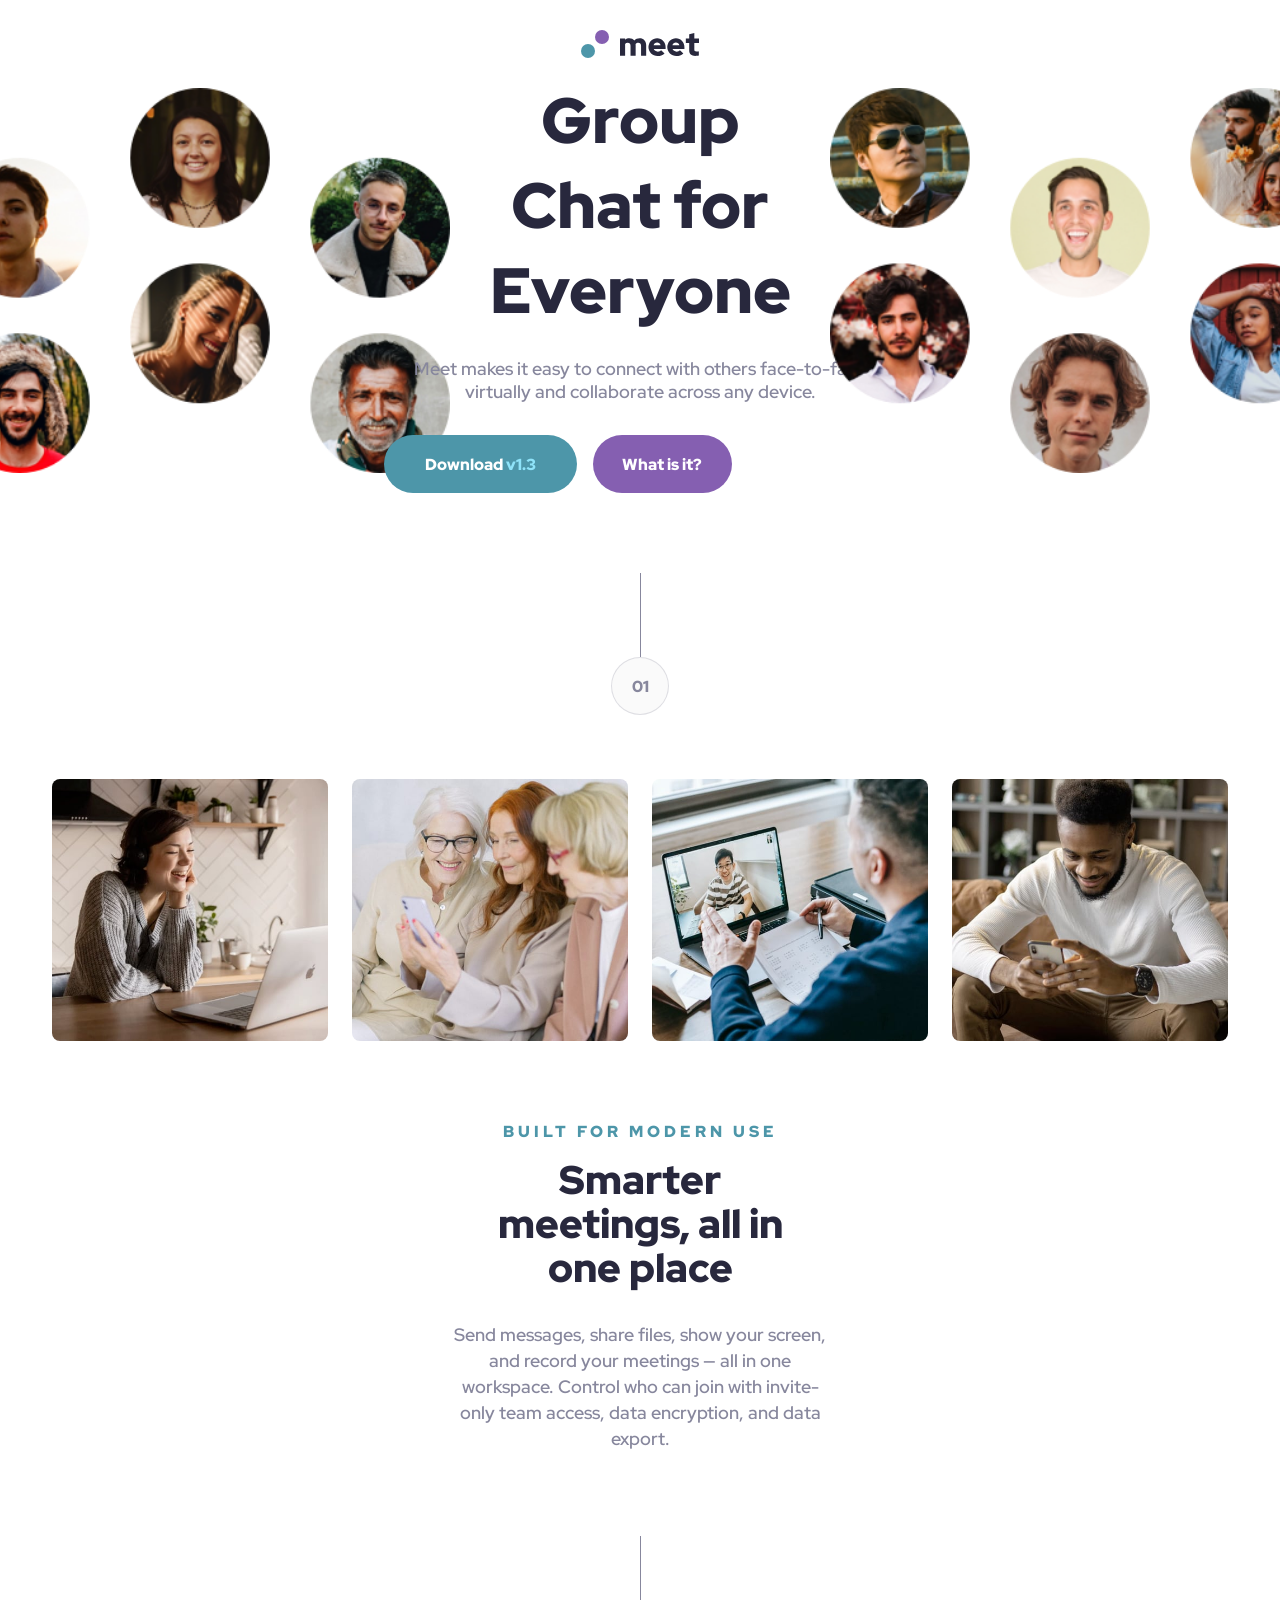
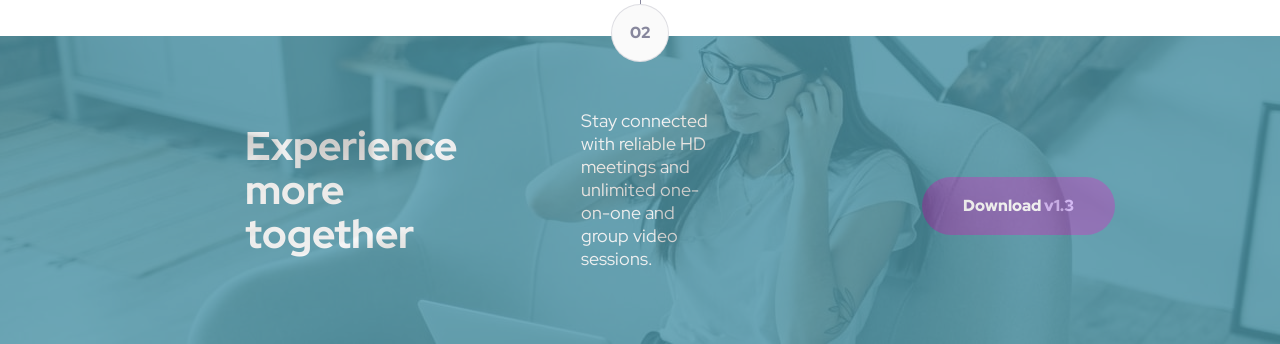
<file: starter-code/index.html>
<!DOCTYPE html>
<html lang="en">
  <head>
    <meta charset="UTF-8" />
    <meta name="viewport" content="width=device-width, initial-scale=1.0" />

    <link
      rel="icon"
      type="image/png"
      sizes="32x32"
      href="./assets/favicon-32x32.png"
    />
    <link rel="stylesheet" href="styles.css" />

    <title>Meet landing page: Mobile first using Flex</title>
  </head>
  <body>
    <header>
      <div class="logo"><img src="assets/logo.svg" alt="meet logo" /></div>
      <div class="hero-banner">
        <div class="hero-banner-left"></div>
        <div class="hero-banner-right"></div>
      </div>
    </header>
    <div class="main">
      <div class="intro">
        <h1>Group Chat for Everyone</h1>
        <p>
          Meet makes it easy to connect with others face-to-face virtually and
          collaborate across any device.
        </p>
        <div class="buttons">
          <button class="download">
            Download <span class="version">v1.3</span>
          </button>
          <button class="what-is-it">What is it?</button>
        </div>
      </div>

      <div class="section-one">
        <div class="round-number">01</div>
        <div class="image-section">
          <img src="assets/desktop/image-woman-in-videocall.jpg" alt="" />
          <img src="assets/desktop/image-women-videochatting.jpg" alt="" />
          <img src="assets/desktop/image-men-in-meeting.jpg" alt="" />
          <img src="assets/desktop/image-man-texting.jpg" alt="" />
        </div>
        <h3>Built for modern use</h3>
        <h2>Smarter meetings, all in one place</h2>
        <p>
          Send messages, share files, show your screen, and record your meetings
          — all in one workspace. Control who can join with invite-only team
          access, data encryption, and data export.
        </p>
      </div>
    </div>
    <div class="section-two">
      <div class="round-number two">02</div>
      <div class="image-section-footer">
        <div class="footer-text">
          <h2>Experience more together</h2>
          <p>
            Stay connected with reliable HD meetings and unlimited one-on-one
            and group video sessions.
          </p>
        </div>
        <div class="buttons">
          <button class="download">
            Download <span class="footer-version">v1.3</span>
          </button>
        </div>
      </div>
    </div>
  </body>
</html>
</file>
<file: starter-code/styles.css>
@font-face {
  font-family: RedHatDisplay;
  src: url(assets/fonts/RedHatDisplay-VariableFont_wght.ttf);
}

/**/
/*Mobile Styles*/
/**/

* {
  font-family: RedHatDisplay;
  margin: 0;
}

.logo {
  margin: 30px;
  display: flex;
  justify-content: center;
  align-items: center;
}

.logo img {
  text-align: center;
  height: 28px;
  width: 119px;
}

.hero-banner {
  display: flex;
  margin-bottom: 30px;
}

.hero-banner .hero-banner-left {
  width: 50%;
  background-image: url(assets/desktop/image-hero-left.png);
  background-size: contain;
  background-repeat: no-repeat;
  height: 170px;
}

.hero-banner .hero-banner-right {
  width: 50%;
  background-image: url(assets/desktop/image-hero-right.png);
  background-size: contain;
  background-repeat: no-repeat;
  height: 170px;
}

.main {
  margin: 0 40px;
}

.intro {
  padding-bottom: 64px;
  display: flex;
  flex-direction: column;
  align-items: center;
  justify-content: center;
}

.intro h1 {
  padding: 0 20px;
  color: #28283d;
  text-align: center;
  font-size: 40px;
  font-weight: 900;
  margin-bottom: 24px;
}

.intro p {
  color: #87879d;
  text-align: center;
  font-size: 16px;
  font-weight: 500;
  margin-bottom: 32px;
}

.buttons {
  display: flex;
  flex-direction: column;
  align-items: center;
  gap: 16px;
}

button {
  color: #fff;
  font-size: 16px;
  font-weight: 900;
  box-shadow: none;
  border: none;
  height: 58px;
  border-radius: 29px;
  text-align: center;
}

.download {
  width: 193px;
  background: #4d96a9;
}

.download .version {
  color: #8fe3f9;
}

.what-is-it {
  background: #855FB1;
  width: 139px;
}

.section-one {
  display: flex;
  flex-direction: column;
  align-items: center;
  text-align: center;
}
.section-one::before {
  content: "";
  display: block;
  border-left: 1px solid #87879d;
  height: 84px;
  position: absolute;
  margin-left: 50%;
  margin-right: 50%;
}

.round-number {
  display: flex;
  align-items: center;
  justify-content: center;
  width: 56px;
  height: 56px;
  border-radius: 29px;
  border: 1px solid rgba(135, 135, 157, 0.25);
  background: #fafafa;
  color: #87879d;
  font-size: 16px;
  font-weight: 900;
  margin-top: 84px;
  margin-bottom: 64px;
}

.image-section {
  display: flex;
  flex-direction: row;
  flex-wrap: wrap;
  justify-content: center;
  gap: 24px;
  margin-bottom: 64px;
}

.image-section img {
  width: 45%;
  border-radius: 8px;
  background: #d8d8d8;
}

.section-one h3 {
  color: #4d96a9;
  font-size: 16px;
  font-weight: 900;
  letter-spacing: 4px;
  text-transform: uppercase;
  margin-bottom: 24px;
}

.section-one h2 {
  color: #28283d;
  font-size: 32px;
  font-weight: 900;
  margin-bottom: 32px;
  padding: 0 10px;
}

.section-one p {
  color: #87879d;
  font-size: 16px;
  font-weight: 500;
}

.section-two {
  margin-top: 170px;
  display: flex;
  flex-direction: column;
  align-items: center;
  text-align: center;
  width: 100vw;
  color: #fafafa;
  height: 470px;
  background: url("assets/mobile/image-footer.jpg");
  background-size: cover;
  position: relative;
}

.section-two::before {
  content: "";
  display: block;
  border-left: 1px solid #87879d;
  height: 84px;
  position: absolute;
  margin-left: 50%;
  margin-right: 50%;
  margin-top: -100px;
}

.two {
  z-index: 99;
  margin-top: -32px;
}

.image-section-footer {
  background-color: #4d96a9;
  opacity: 0.8;
  position: absolute;
  top: 0;
  left: 0;
  width: 100%;
  height: 100%;
  display: flex;
  flex-direction: column;
  justify-content: center;
  align-items: center;
}

.footer-text {
  padding: 0px 50px;
}

.footer-text h2 {
  margin: 0;
  padding-top: 90px;
  font-size: 32px;
}

.footer-text p {
  padding-top: 24px;
  font-size: 18px;
}
.section-two .buttons {
  padding-top: 32px;
}

.section-two .download {
  background: #855fb1;
}

.footer-version {
  color: #d9b8ff;
}
/**/
/*Tablet Styles*/
/**/
@media only screen and (min-width: 768px) {
  .hero-banner {
    height: 300px;
    background-image: url(assets/tablet/image-hero.png);
    background-size: contain;
    background-repeat: no-repeat;
  }
  .hero-banner-left {
    display: none;
  }
  .hero-banner-right {
    display: none;
  }

  .main {
    margin: 0 40px;
  }

  .intro {
    padding-bottom: 80px;
  }

  .intro h1 {
    width: 45%;
    font-size: 48px;
  }

  .intro p {
    width: 60%;
  }

  .buttons {
    flex-direction: row;
  }

  .image-section {
    gap: 12px;
    margin-bottom: 48px;
  }

  .image-section img {
    width: 23%;
  }
  .section-one h3 {
    margin-bottom: 16px;
  }

  .section-one h2 {
    font-size: 40px;
    width: 55%;
    line-height: 44px;
  }
  .section-one p {
    width: 65%;
    line-height: 26px;
  }

  .section-two {
    margin-top: 184px;
    height: 428px;
    background: url("assets/tablet/image-footer.jpg");
  }
  .footer-text {
    padding: 0px 110px;
  }
  .footer-text h2 {
    font-size: 40px;
    line-height: 44px;
  }

  .section-two .buttons {
    padding-top: 32px;
  }
}

/**/
/*Desktop Styles*/
/**/
@media only screen and (min-width: 992px) {
  .hero-banner {
    height: 310px;
    background-image: none;
    display: flex;
  }
  .hero-banner .hero-banner-left {
    height: 394px;
    width: 500px;
    display: block;
    margin-left: -50px;
    background-image: url(assets/desktop/image-hero-left.png);
  }
  .hero-banner .hero-banner-right {
    height: 394px;
    width: 500px;
    display: block;
    position: absolute;
    right: 0;
    margin-right: -50px;
    background-image: url(assets/desktop/image-hero-right.png);
  }
  .intro {
    margin-top: -350px;
  }

  .intro h1 {
    width: 25%;
    font-size: 64px;
  }

  .intro p {
    font-size: 18px;
    width: 40%;
  }

  .button {
    font-size: 18px;
  }

  .image-section {
    gap: 24px;
    margin-bottom: 80px;
  }
  .section-one h2 {
    font-size: 40px;
    margin-bottom: 32px;
    width: 26%;
  }
  .section-one p {
    font-size: 18px;
    width: 32%;
  }
  
.section-two {
height: 308px;
    background: url("assets/desktop/image-footer.jpg");
    background-repeat: no-repeat;
    background-size: cover;
  }

  .image-section-footer {
    flex-direction: row;
  }

  .footer-text {
    display: flex;
    flex-direction: row;
    align-items: center;
    text-align: left;
  }
  .footer-text h2 {
    width: 30%;
    padding-top: 0;
    padding-left: 135px;
    padding-right: 125px;
  }
  .footer-text p {
    width: 31%;
    padding-top: 0;
    padding-right: 92px;
  }
  .buttons {
    padding-top: 0;
    padding-right: 165px;
    opacity: 1;
}
}
</file>
